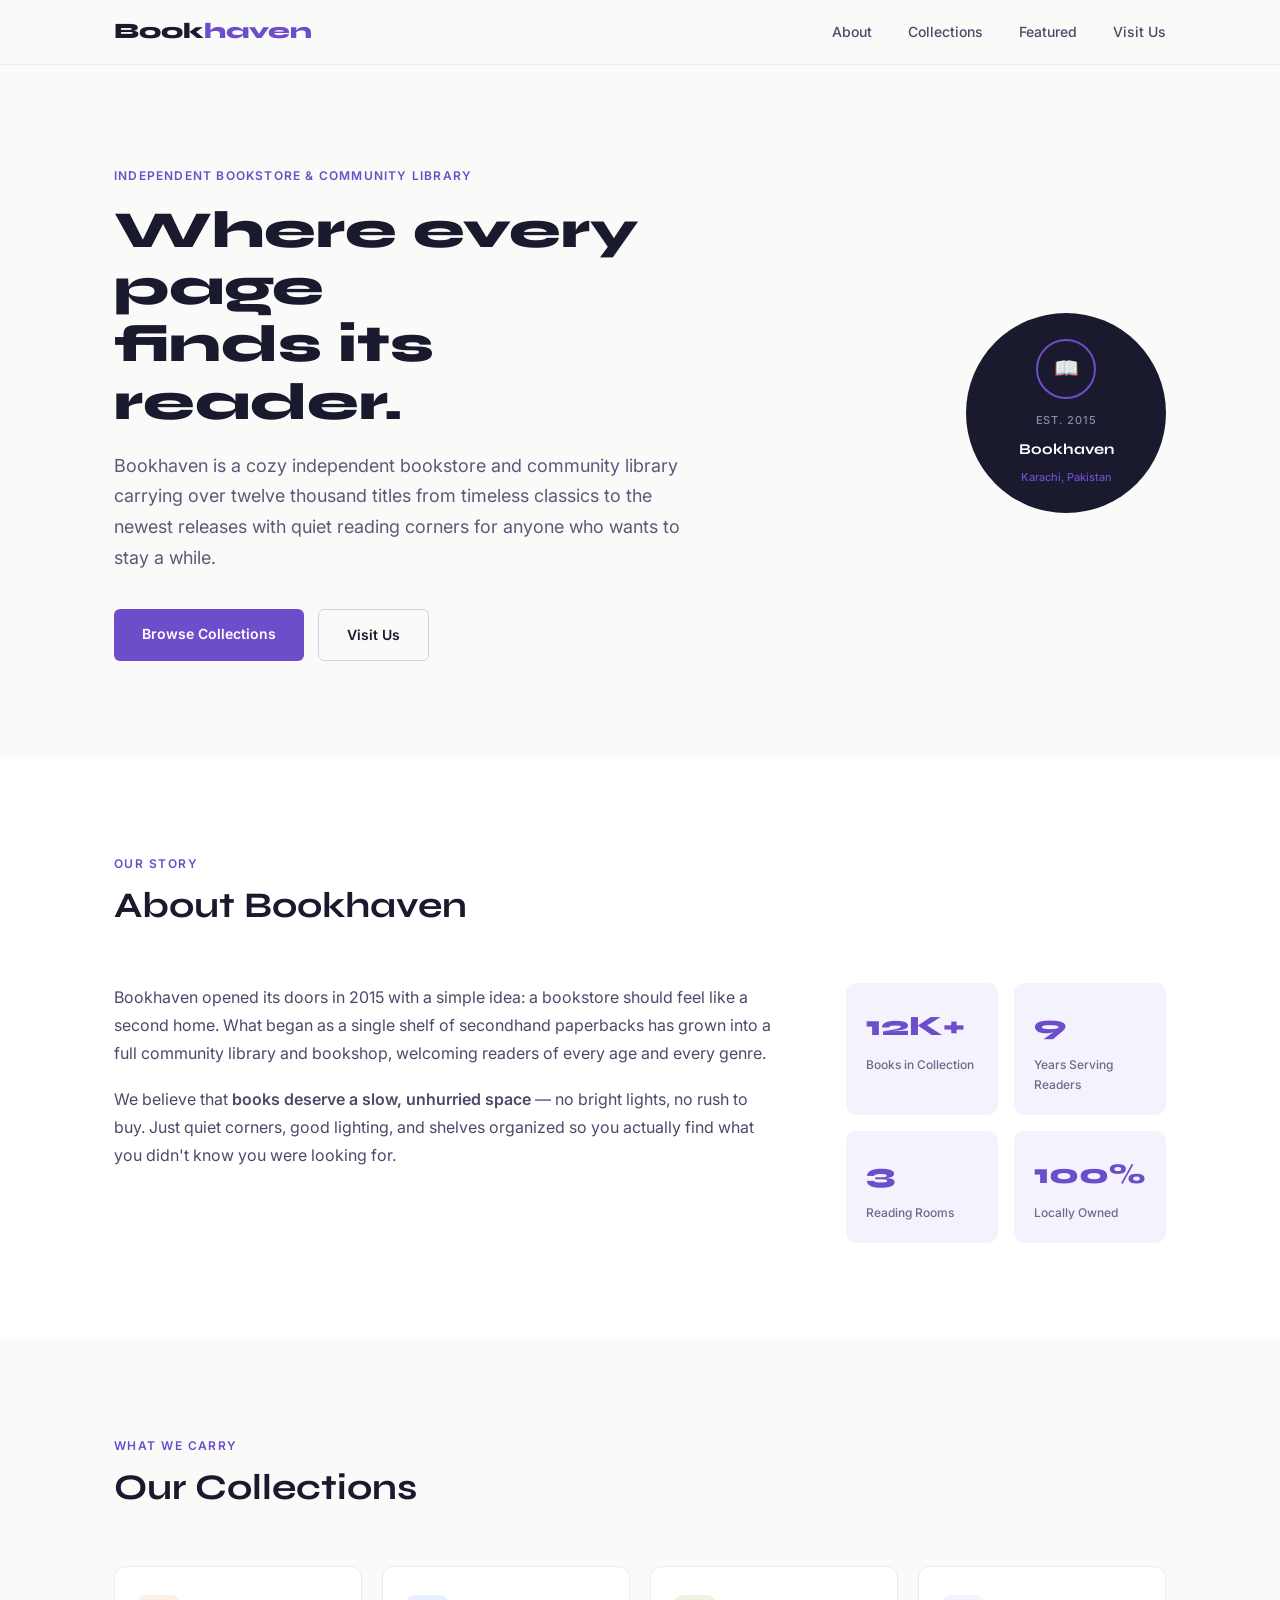
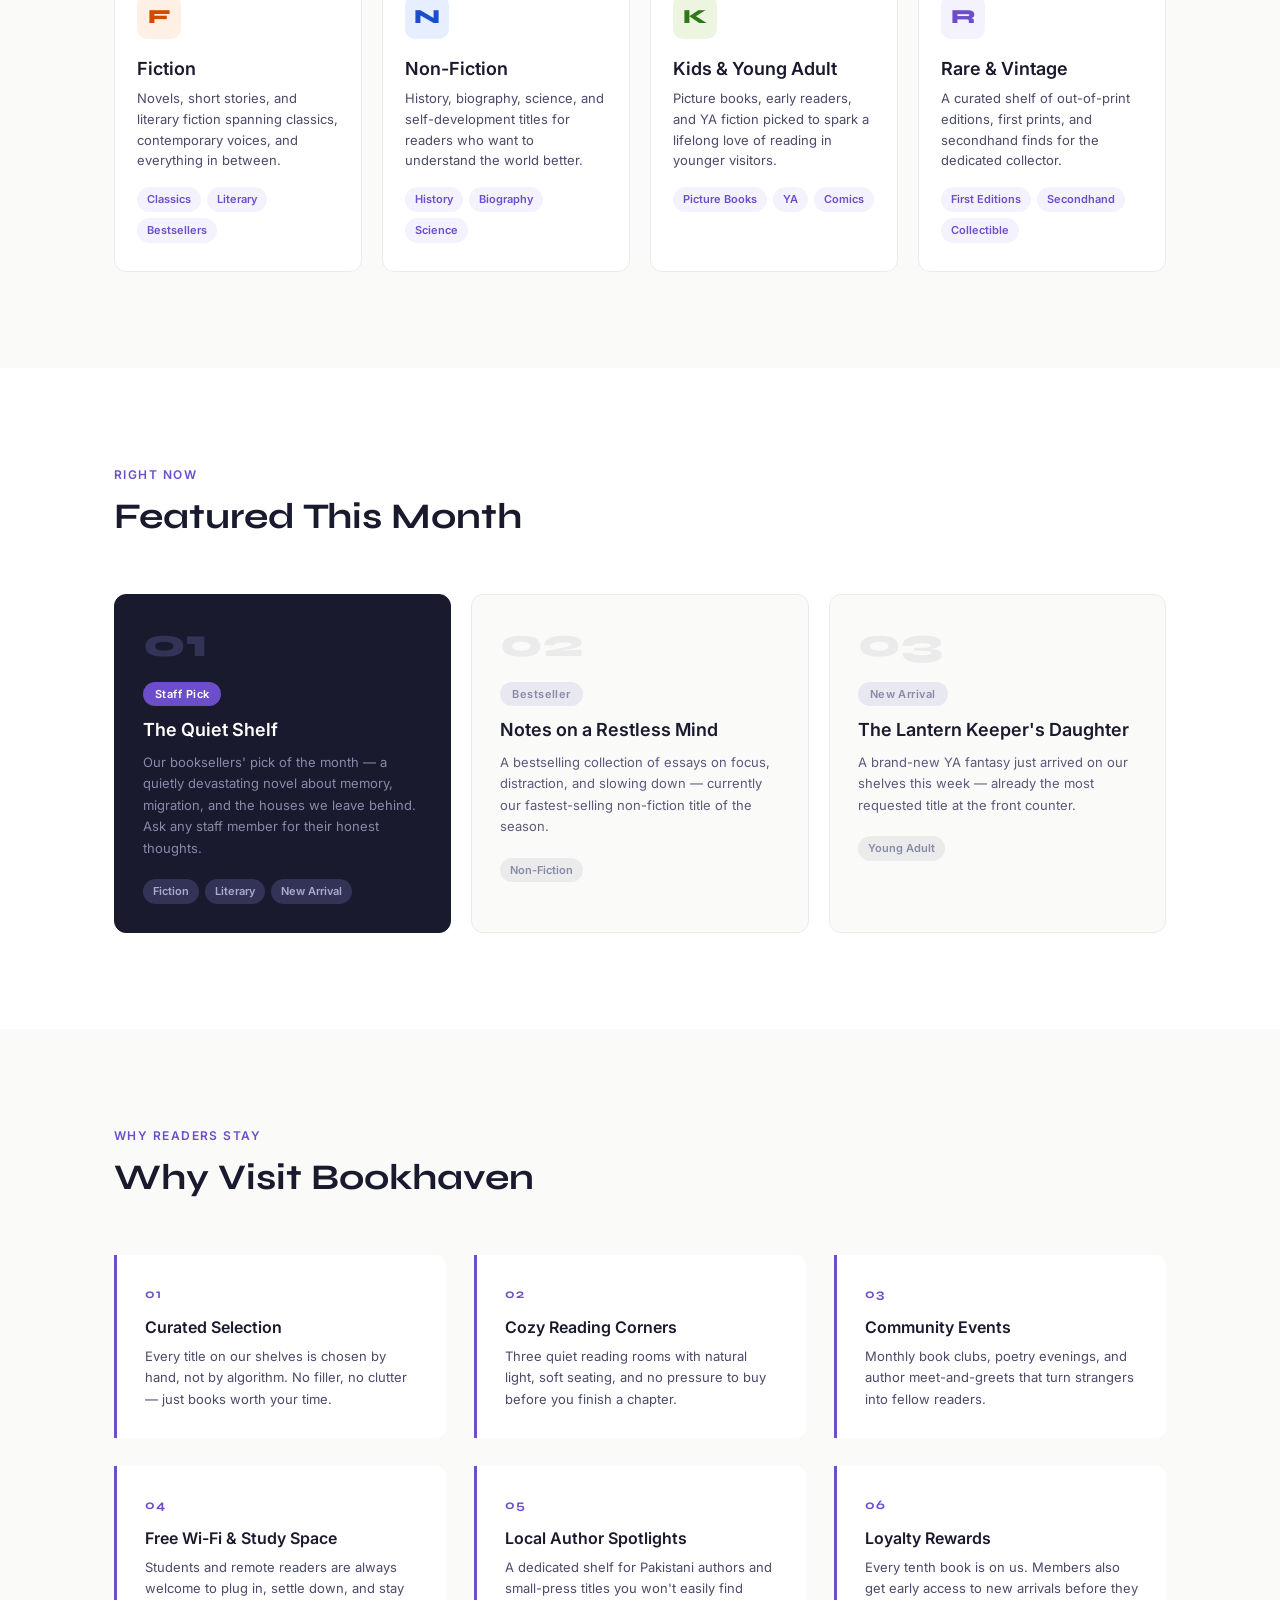
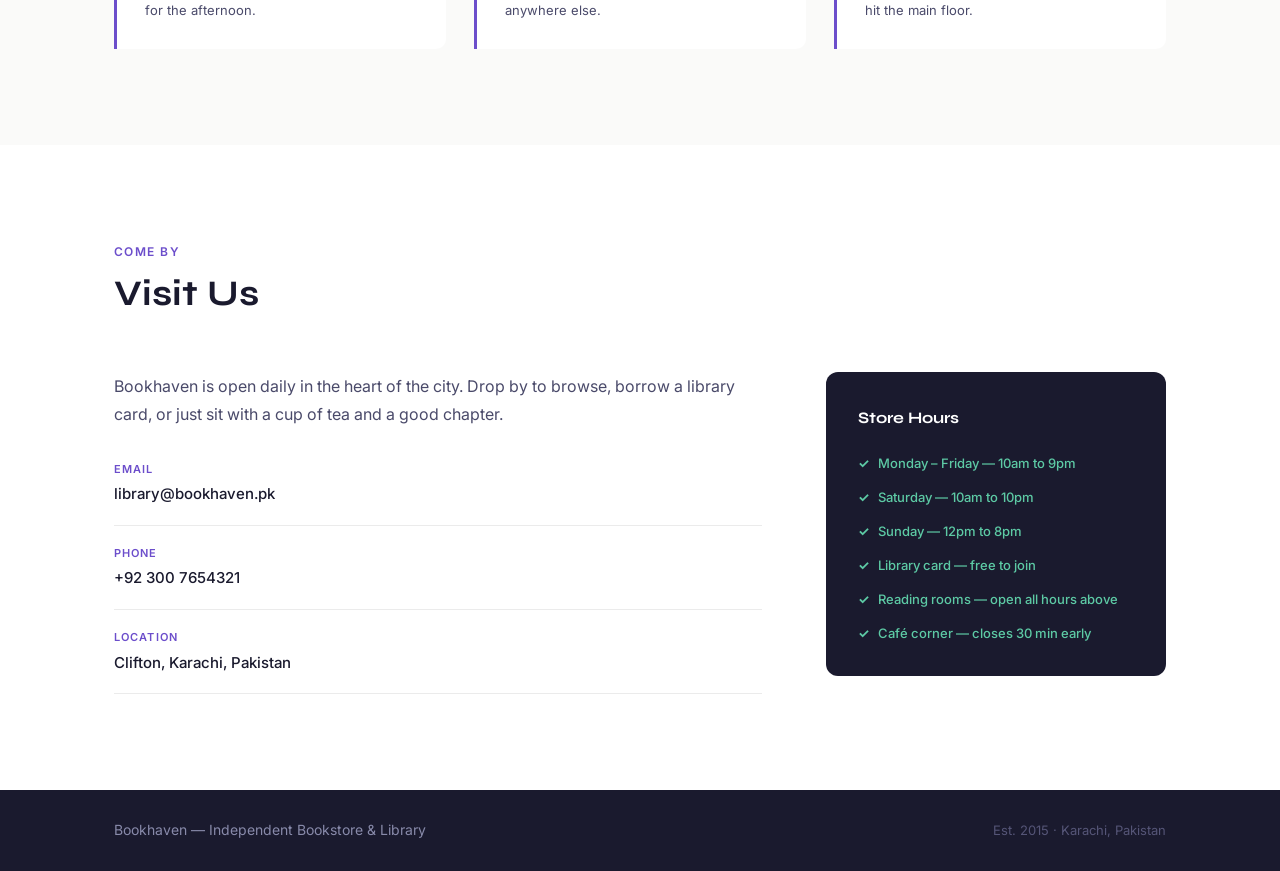
<file: Project-1/index.html>
<!DOCTYPE html>
<html lang="en">

<head>
  <meta charset="UTF-8">
  <meta name="viewport" content="width=device-width, initial-scale=1.0">
  <title>Bookhaven — Independent Bookstore &amp; Library</title>
  <link rel="stylesheet" href="style.css">
  <link href="https://fonts.googleapis.com/css2?family=Inter:wght@400;500;600&family=Syne:wght@700;800&display=swap" rel="stylesheet">
</head>

<body>

  <!-- HEADER & NAV -->
  <header class="site-header">
    <nav class="nav container">
      <a href="#" class="nav-logo">Book<span>haven</span></a>
      <ul class="nav-links">
        <li><a href="#about">About</a></li>
        <li><a href="#collections">Collections</a></li>
        <li><a href="#featured">Featured</a></li>
        <li><a href="#contact">Visit Us</a></li>
      </ul>
    </nav>
  </header>

  <main>

    <!-- HERO SECTION -->
    <section class="hero" id="home">
      <div class="container hero-inner">
        <div class="hero-text">
          <p class="hero-eyebrow">Independent Bookstore &amp; Community Library</p>
          <h1>Where every page<br>finds its reader.</h1>
          <p class="hero-sub">Bookhaven is a cozy independent bookstore and community library carrying over twelve thousand titles from timeless classics to the newest releases with quiet reading corners for anyone who wants to stay a while.</p>
          <div class="hero-actions">
            <a href="#collections" class="btn btn-primary">Browse Collections</a>
            <a href="#contact" class="btn btn-ghost">Visit Us</a>
          </div>
        </div>
        <div class="hero-badge-wrap">
          <div class="hero-badge">
            <div class="badge-ring">
              <span class="badge-icon">&#128214;</span>
            </div>
            <p class="badge-label">Est. 2015</p>
            <p class="badge-title">Bookhaven</p>
            <p class="badge-sub">Karachi, Pakistan</p>
          </div>
        </div>
      </div>
    </section>

    <!-- ABOUT SECTION -->
    <section class="about section-pad" id="about">
      <div class="container">
        <p class="section-eyebrow">Our story</p>
        <h2 class="section-title">About Bookhaven</h2>
        <div class="about-grid">
          <div class="about-text">
            <p>Bookhaven opened its doors in 2015 with a simple idea: a bookstore should feel like a second home. What began as a single shelf of secondhand paperbacks has grown into a full community library and bookshop, welcoming readers of every age and every genre.</p>
            <p>We believe that <strong>books deserve a slow, unhurried space</strong> — no bright lights, no rush to buy. Just quiet corners, good lighting, and shelves organized so you actually find what you didn't know you were looking for.</p>
          </div>
          <div class="about-stats">
            <div class="stat-card">
              <span class="stat-num">12K+</span>
              <span class="stat-label">Books in Collection</span>
            </div>
            <div class="stat-card">
              <span class="stat-num">9</span>
              <span class="stat-label">Years Serving Readers</span>
            </div>
            <div class="stat-card">
              <span class="stat-num">3</span>
              <span class="stat-label">Reading Rooms</span>
            </div>
            <div class="stat-card">
              <span class="stat-num">100%</span>
              <span class="stat-label">Locally Owned</span>
            </div>
          </div>
        </div>
      </div>
    </section>

    <!-- COLLECTIONS SECTION -->
    <section class="skills section-pad" id="collections">
      <div class="container">
        <p class="section-eyebrow">What we carry</p>
        <h2 class="section-title">Our Collections</h2>
        <div class="skills-grid">

          <div class="skill-card">
            <div class="skill-icon skill-icon--html">
              <span>F</span>
            </div>
            <h3>Fiction</h3>
            <p>Novels, short stories, and literary fiction spanning classics, contemporary voices, and everything in between.</p>
            <div class="skill-tags">
              <span class="tag">Classics</span>
              <span class="tag">Literary</span>
              <span class="tag">Bestsellers</span>
            </div>
          </div>

          <div class="skill-card">
            <div class="skill-icon skill-icon--css">
              <span>N</span>
            </div>
            <h3>Non-Fiction</h3>
            <p>History, biography, science, and self-development titles for readers who want to understand the world better.</p>
            <div class="skill-tags">
              <span class="tag">History</span>
              <span class="tag">Biography</span>
              <span class="tag">Science</span>
            </div>
          </div>

          <div class="skill-card">
            <div class="skill-icon skill-icon--design">
              <span>K</span>
            </div>
            <h3>Kids &amp; Young Adult</h3>
            <p>Picture books, early readers, and YA fiction picked to spark a lifelong love of reading in younger visitors.</p>
            <div class="skill-tags">
              <span class="tag">Picture Books</span>
              <span class="tag">YA</span>
              <span class="tag">Comics</span>
            </div>
          </div>

          <div class="skill-card">
            <div class="skill-icon skill-icon--tools">
              <span>R</span>
            </div>
            <h3>Rare &amp; Vintage</h3>
            <p>A curated shelf of out-of-print editions, first prints, and secondhand finds for the dedicated collector.</p>
            <div class="skill-tags">
              <span class="tag">First Editions</span>
              <span class="tag">Secondhand</span>
              <span class="tag">Collectible</span>
            </div>
          </div>

        </div>
      </div>
    </section>

    <!-- FEATURED BOOKS SECTION -->
    <section class="projects section-pad" id="featured">
      <div class="container">
        <p class="section-eyebrow">Right now</p>
        <h2 class="section-title">Featured This Month</h2>
        <div class="projects-grid">

          <article class="project-card project-card--featured">
            <div class="project-number">01</div>
            <div class="project-body">
              <span class="project-badge">Staff Pick</span>
              <h3>The Quiet Shelf</h3>
              <p>Our booksellers' pick of the month — a quietly devastating novel about memory, migration, and the houses we leave behind. Ask any staff member for their honest thoughts.</p>
              <div class="project-tech">
                <span>Fiction</span>
                <span>Literary</span>
                <span>New Arrival</span>
              </div>
            </div>
          </article>

          <article class="project-card">
            <div class="project-number">02</div>
            <div class="project-body">
              <span class="project-badge project-badge--locked">Bestseller</span>
              <h3>Notes on a Restless Mind</h3>
              <p>A bestselling collection of essays on focus, distraction, and slowing down — currently our fastest-selling non-fiction title of the season.</p>
              <div class="project-tech">
                <span>Non-Fiction</span>
              </div>
            </div>
          </article>

          <article class="project-card">
            <div class="project-number">03</div>
            <div class="project-body">
              <span class="project-badge project-badge--locked">New Arrival</span>
              <h3>The Lantern Keeper's Daughter</h3>
              <p>A brand-new YA fantasy just arrived on our shelves this week — already the most requested title at the front counter.</p>
              <div class="project-tech">
                <span>Young Adult</span>
              </div>
            </div>
          </article>

        </div>
      </div>
    </section>

    <!-- WHY VISIT SECTION -->
    <section class="learned section-pad">
      <div class="container">
        <p class="section-eyebrow">Why readers stay</p>
        <h2 class="section-title">Why Visit Bookhaven</h2>
        <div class="learned-grid">
          <div class="learned-item">
            <div class="learned-num">01</div>
            <h3>Curated Selection</h3>
            <p>Every title on our shelves is chosen by hand, not by algorithm. No filler, no clutter — just books worth your time.</p>
          </div>
          <div class="learned-item">
            <div class="learned-num">02</div>
            <h3>Cozy Reading Corners</h3>
            <p>Three quiet reading rooms with natural light, soft seating, and no pressure to buy before you finish a chapter.</p>
          </div>
          <div class="learned-item">
            <div class="learned-num">03</div>
            <h3>Community Events</h3>
            <p>Monthly book clubs, poetry evenings, and author meet-and-greets that turn strangers into fellow readers.</p>
          </div>
          <div class="learned-item">
            <div class="learned-num">04</div>
            <h3>Free Wi-Fi &amp; Study Space</h3>
            <p>Students and remote readers are always welcome to plug in, settle down, and stay for the afternoon.</p>
          </div>
          <div class="learned-item">
            <div class="learned-num">05</div>
            <h3>Local Author Spotlights</h3>
            <p>A dedicated shelf for Pakistani authors and small-press titles you won't easily find anywhere else.</p>
          </div>
          <div class="learned-item">
            <div class="learned-num">06</div>
            <h3>Loyalty Rewards</h3>
            <p>Every tenth book is on us. Members also get early access to new arrivals before they hit the main floor.</p>
          </div>
        </div>
      </div>
    </section>

    <!-- CONTACT / VISIT SECTION -->
    <section class="contact section-pad" id="contact">
      <div class="container">
        <p class="section-eyebrow">Come by</p>
        <h2 class="section-title">Visit Us</h2>
        <div class="contact-grid">
          <div class="contact-info">
            <p class="contact-desc">Bookhaven is open daily in the heart of the city. Drop by to browse, borrow a library card, or just sit with a cup of tea and a good chapter.</p>
            <div class="contact-items">
              <div class="contact-item">
                <span class="contact-label">Email</span>
                <span class="contact-val">library@bookhaven.pk</span>
              </div>
              <div class="contact-item">
                <span class="contact-label">Phone</span>
                <span class="contact-val">+92 300 7654321</span>
              </div>
              <div class="contact-item">
                <span class="contact-label">Location</span>
                <span class="contact-val">Clifton, Karachi, Pakistan</span>
              </div>
            </div>
          </div>
          <div class="contact-card">
            <p class="contact-card-title">Store Hours</p>
            <ul class="status-list">
              <li class="status-done">Monday – Friday — 10am to 9pm</li>
              <li class="status-done">Saturday — 10am to 10pm</li>
              <li class="status-done">Sunday — 12pm to 8pm</li>
              <li class="status-done">Library card — free to join</li>
              <li class="status-done">Reading rooms — open all hours above</li>
              <li class="status-done">Café corner — closes 30 min early</li>
            </ul>
          </div>
        </div>
      </div>
    </section>

  </main>

  <!-- FOOTER -->
  <footer class="site-footer">
    <div class="container footer-inner">
      <p class="footer-left">Bookhaven &mdash; Independent Bookstore &amp; Library</p>
      <p class="footer-right">Est. 2015 &middot; Karachi, Pakistan</p>
    </div>
  </footer>

</body>
</html>
</file>
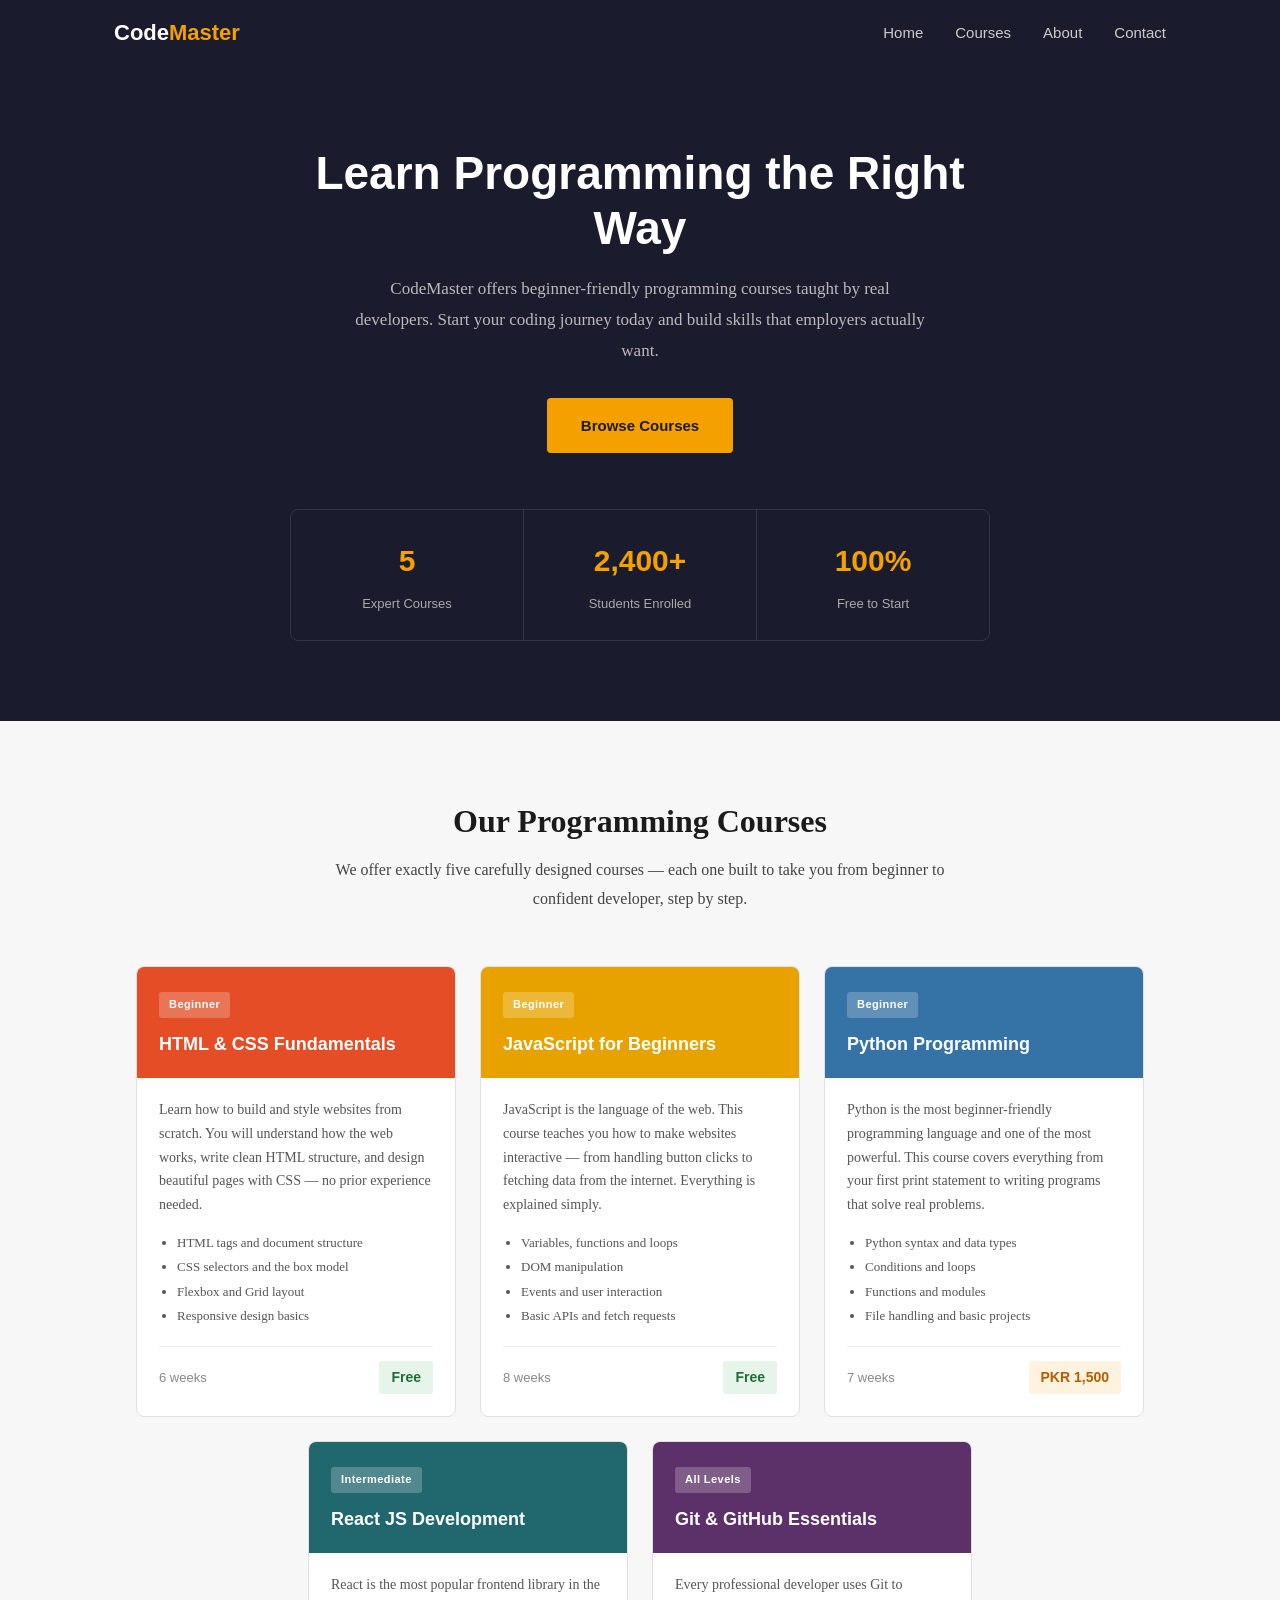
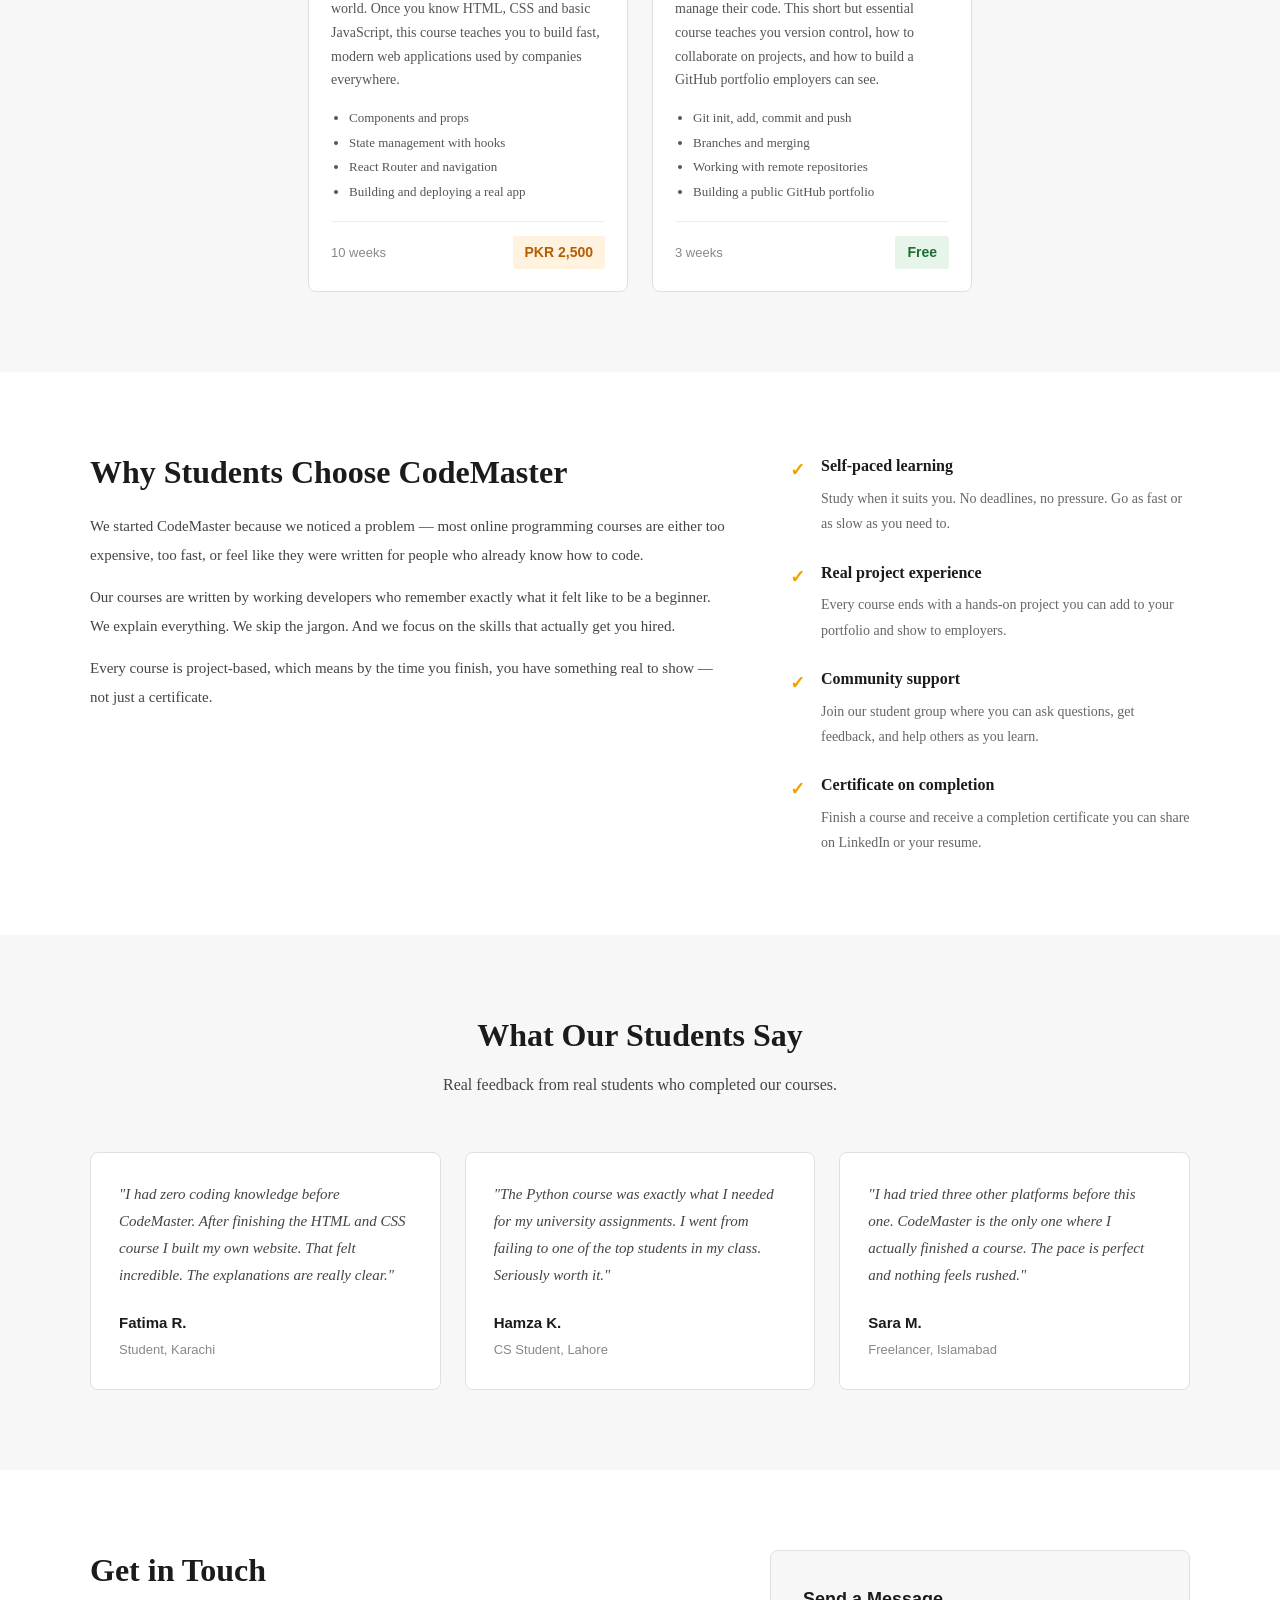
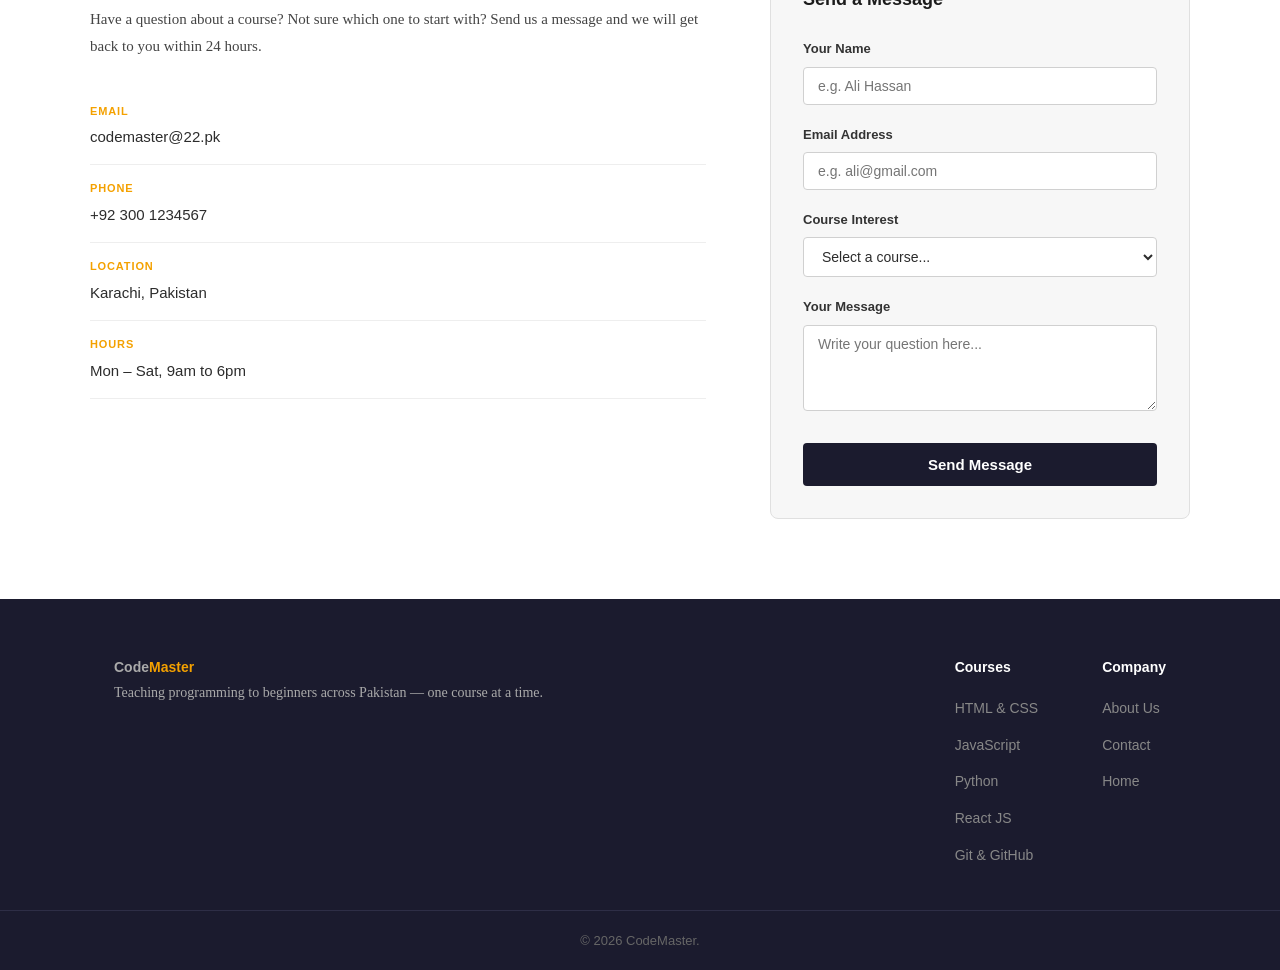
<file: Project-2/index.html>
<!DOCTYPE html>
<html lang="en">

<head>
  <meta charset="UTF-8">
  <meta name="viewport" content="width=device-width, initial-scale=1.0">
  <title>CodeMaster - Learn Programming Online</title>
  <link rel="stylesheet" href="style.css">
</head>

<body>

  <!-- NAVIGATION -->
  <header class="header">
    <nav class="nav">
      <a href="#home" class="logo">Code<span>Master</span></a>
      <ul class="nav-menu">
        <li><a href="#home">Home</a></li>
        <li><a href="#courses">Courses</a></li>
        <li><a href="#about">About</a></li>
        <li><a href="#contact">Contact</a></li>
      </ul>
    </nav>
  </header>

  <main>

    <!-- HERO SECTION -->
    <section class="hero" id="home">
      <div class="hero-content">
        <h1>Learn Programming the Right Way</h1>
        <p>CodeMaster offers beginner-friendly programming courses taught by real developers. Start your coding journey today and build skills that employers actually want.</p>
        <a href="#courses" class="btn-main">Browse Courses</a>
      </div>
      <div class="hero-banner">
        <div class="banner-box">
          <p class="banner-number">5</p>
          <p class="banner-text">Expert Courses</p>
        </div>
        <div class="banner-box">
          <p class="banner-number">2,400+</p>
          <p class="banner-text">Students Enrolled</p>
        </div>
        <div class="banner-box">
          <p class="banner-number">100%</p>
          <p class="banner-text">Free to Start</p>
        </div>
      </div>
    </section>

    <!-- COURSES SECTION -->
    <section class="courses" id="courses">
      <div class="section-header">
        <h2>Our Programming Courses</h2>
        <p>We offer exactly five carefully designed courses — each one built to take you from beginner to confident developer, step by step.</p>
      </div>

      <div class="courses-grid">

        <!-- Course 1 -->
        <article class="course-card">
          <div class="course-top course-html">
            <span class="course-tag">Beginner</span>
            <h3>HTML &amp; CSS Fundamentals</h3>
          </div>
          <div class="course-body">
            <p>Learn how to build and style websites from scratch. You will understand how the web works, write clean HTML structure, and design beautiful pages with CSS — no prior experience needed.</p>
            <ul class="course-topics">
              <li>HTML tags and document structure</li>
              <li>CSS selectors and the box model</li>
              <li>Flexbox and Grid layout</li>
              <li>Responsive design basics</li>
            </ul>
            <div class="course-footer">
              <span class="course-duration">6 weeks</span>
              <span class="course-price free">Free</span>
            </div>
          </div>
        </article>

        <!-- Course 2 -->
        <article class="course-card">
          <div class="course-top course-js">
            <span class="course-tag">Beginner</span>
            <h3>JavaScript for Beginners</h3>
          </div>
          <div class="course-body">
            <p>JavaScript is the language of the web. This course teaches you how to make websites interactive — from handling button clicks to fetching data from the internet. Everything is explained simply.</p>
            <ul class="course-topics">
              <li>Variables, functions and loops</li>
              <li>DOM manipulation</li>
              <li>Events and user interaction</li>
              <li>Basic APIs and fetch requests</li>
            </ul>
            <div class="course-footer">
              <span class="course-duration">8 weeks</span>
              <span class="course-price free">Free</span>
            </div>
          </div>
        </article>

        <!-- Course 3 -->
        <article class="course-card">
          <div class="course-top course-python">
            <span class="course-tag">Beginner</span>
            <h3>Python Programming</h3>
          </div>
          <div class="course-body">
            <p>Python is the most beginner-friendly programming language and one of the most powerful. This course covers everything from your first print statement to writing programs that solve real problems.</p>
            <ul class="course-topics">
              <li>Python syntax and data types</li>
              <li>Conditions and loops</li>
              <li>Functions and modules</li>
              <li>File handling and basic projects</li>
            </ul>
            <div class="course-footer">
              <span class="course-duration">7 weeks</span>
              <span class="course-price paid">PKR 1,500</span>
            </div>
          </div>
        </article>

        <!-- Course 4 -->
        <article class="course-card">
          <div class="course-top course-react">
            <span class="course-tag">Intermediate</span>
            <h3>React JS Development</h3>
          </div>
          <div class="course-body">
            <p>React is the most popular frontend library in the world. Once you know HTML, CSS and basic JavaScript, this course teaches you to build fast, modern web applications used by companies everywhere.</p>
            <ul class="course-topics">
              <li>Components and props</li>
              <li>State management with hooks</li>
              <li>React Router and navigation</li>
              <li>Building and deploying a real app</li>
            </ul>
            <div class="course-footer">
              <span class="course-duration">10 weeks</span>
              <span class="course-price paid">PKR 2,500</span>
            </div>
          </div>
        </article>

        <!-- Course 5 -->
        <article class="course-card">
          <div class="course-top course-git">
            <span class="course-tag">All Levels</span>
            <h3>Git &amp; GitHub Essentials</h3>
          </div>
          <div class="course-body">
            <p>Every professional developer uses Git to manage their code. This short but essential course teaches you version control, how to collaborate on projects, and how to build a GitHub portfolio employers can see.</p>
            <ul class="course-topics">
              <li>Git init, add, commit and push</li>
              <li>Branches and merging</li>
              <li>Working with remote repositories</li>
              <li>Building a public GitHub portfolio</li>
            </ul>
            <div class="course-footer">
              <span class="course-duration">3 weeks</span>
              <span class="course-price free">Free</span>
            </div>
          </div>
        </article>

      </div>
    </section>

    <!-- ABOUT SECTION -->
    <section class="about" id="about">
      <div class="about-grid">
        <div class="about-text">
          <h2>Why Students Choose CodeMaster</h2>
          <p>We started CodeMaster because we noticed a problem — most online programming courses are either too expensive, too fast, or feel like they were written for people who already know how to code.</p>
          <p>Our courses are written by working developers who remember exactly what it felt like to be a beginner. We explain everything. We skip the jargon. And we focus on the skills that actually get you hired.</p>
          <p>Every course is project-based, which means by the time you finish, you have something real to show — not just a certificate.</p>
        </div>
        <div class="about-points">
          <div class="point">
            <span class="point-icon">&#10003;</span>
            <div class="point-text">
              <h3>Self-paced learning</h3>
              <p>Study when it suits you. No deadlines, no pressure. Go as fast or as slow as you need to.</p>
            </div>
          </div>
          <div class="point">
            <span class="point-icon">&#10003;</span>
            <div class="point-text">
              <h3>Real project experience</h3>
              <p>Every course ends with a hands-on project you can add to your portfolio and show to employers.</p>
            </div>
          </div>
          <div class="point">
            <span class="point-icon">&#10003;</span>
            <div class="point-text">
              <h3>Community support</h3>
              <p>Join our student group where you can ask questions, get feedback, and help others as you learn.</p>
            </div>
          </div>
          <div class="point">
            <span class="point-icon">&#10003;</span>
            <div class="point-text">
              <h3>Certificate on completion</h3>
              <p>Finish a course and receive a completion certificate you can share on LinkedIn or your resume.</p>
            </div>
          </div>
        </div>
      </div>
    </section>

    <!-- TESTIMONIALS -->
    <section class="testimonials">
      <div class="section-header">
        <h2>What Our Students Say</h2>
        <p>Real feedback from real students who completed our courses.</p>
      </div>
      <div class="testimonials-grid">
        <div class="testimonial-card">
          <p class="testimonial-text">"I had zero coding knowledge before CodeMaster. After finishing the HTML and CSS course I built my own website. That felt incredible. The explanations are really clear."</p>
          <p class="testimonial-name">Fatima R.</p>
          <p class="testimonial-role">Student, Karachi</p>
        </div>
        <div class="testimonial-card">
          <p class="testimonial-text">"The Python course was exactly what I needed for my university assignments. I went from failing to one of the top students in my class. Seriously worth it."</p>
          <p class="testimonial-name">Hamza K.</p>
          <p class="testimonial-role">CS Student, Lahore</p>
        </div>
        <div class="testimonial-card">
          <p class="testimonial-text">"I had tried three other platforms before this one. CodeMaster is the only one where I actually finished a course. The pace is perfect and nothing feels rushed."</p>
          <p class="testimonial-name">Sara M.</p>
          <p class="testimonial-role">Freelancer, Islamabad</p>
        </div>
      </div>
    </section>

    <!-- CONTACT SECTION -->
    <section class="contact" id="contact">
      <div class="contact-grid">
        <div class="contact-info">
          <h2>Get in Touch</h2>
          <p>Have a question about a course? Not sure which one to start with? Send us a message and we will get back to you within 24 hours.</p>
          <div class="contact-details">
            <div class="contact-item">
              <span class="contact-label">Email</span>
              <span class="contact-value">codemaster@22.pk</span>
            </div>
            <div class="contact-item">
              <span class="contact-label">Phone</span>
              <span class="contact-value">+92 300 1234567</span>
            </div>
            <div class="contact-item">
              <span class="contact-label">Location</span>
              <span class="contact-value">Karachi, Pakistan</span>
            </div>
            <div class="contact-item">
              <span class="contact-label">Hours</span>
              <span class="contact-value">Mon – Sat, 9am to 6pm</span>
            </div>
          </div>
        </div>
        <div class="contact-form-area">
          <h3>Send a Message</h3>
          <div class="form-group">
            <label for="name">Your Name</label>
            <input type="text" id="name" placeholder="e.g. Ali Hassan">
          </div>
          <div class="form-group">
            <label for="email">Email Address</label>
            <input type="email" id="email" placeholder="e.g. ali@gmail.com">
          </div>
          <div class="form-group">
            <label for="course">Course Interest</label>
            <select id="course">
              <option value="">Select a course...</option>
              <option value="html">HTML &amp; CSS Fundamentals</option>
              <option value="js">JavaScript for Beginners</option>
              <option value="python">Python Programming</option>
              <option value="react">React JS Development</option>
              <option value="git">Git &amp; GitHub Essentials</option>
            </select>
          </div>
          <div class="form-group">
            <label for="message">Your Message</label>
            <textarea id="message" rows="4" placeholder="Write your question here..."></textarea>
          </div>
          <button class="btn-submit">Send Message</button>
        </div>
      </div>
    </section>

  </main>

  <!-- FOOTER -->
  <footer class="footer">
    <div class="footer-top">
      <div class="footer-brand">
        <p class="footer-logo">Code<span>Master</span></p>
        <p>Teaching programming to beginners across Pakistan — one course at a time.</p>
      </div>
      <div class="footer-links">
        <h4>Courses</h4>
        <ul>
          <li><a href="#courses">HTML &amp; CSS</a></li>
          <li><a href="#courses">JavaScript</a></li>
          <li><a href="#courses">Python</a></li>
          <li><a href="#courses">React JS</a></li>
          <li><a href="#courses">Git &amp; GitHub</a></li>
        </ul>
      </div>
      <div class="footer-links">
        <h4>Company</h4>
        <ul>
          <li><a href="#about">About Us</a></li>
          <li><a href="#contact">Contact</a></li>
          <li><a href="#home">Home</a></li>
        </ul>
      </div>
    </div>
    <div class="footer-bottom">
      <p>&copy; 2026 CodeMaster.</p>
    </div>
  </footer>

</body>
</html>
</file>
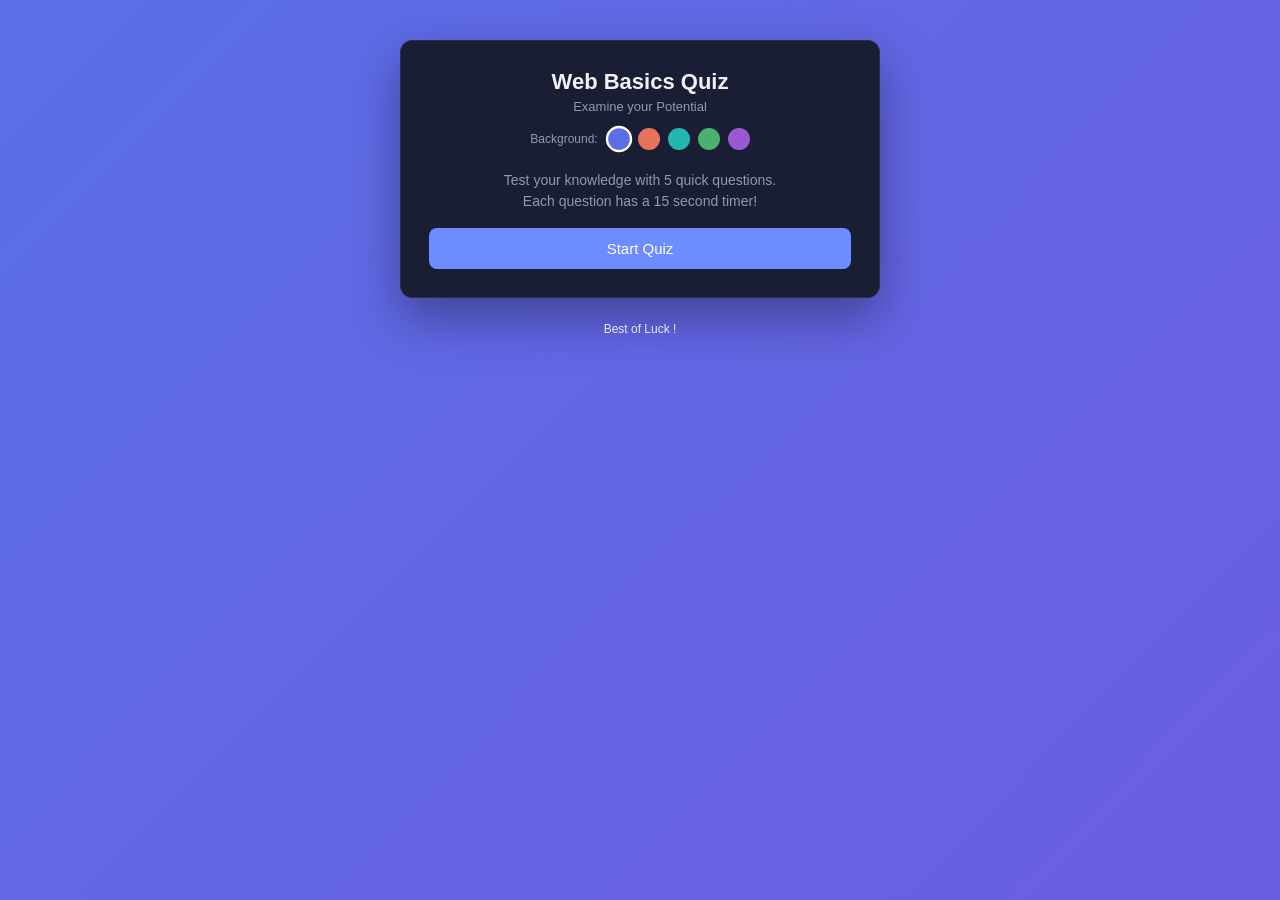
<file: Project-3/index.html>
<!DOCTYPE html>
<html lang="en">
<head>
  <meta charset="UTF-8">
  <meta name="viewport" content="width=device-width, initial-scale=1.0">
  <title>Interactive Quiz App | Project 3 - DecodeLabs</title>
  <link rel="stylesheet" href="style.css">
</head>
<body>

  <canvas id="confettiCanvas"></canvas>

  <div class="app">

    <header class="app-header">
      <h1>Web Basics Quiz</h1>
      <p>Examine your Potential</p>

      <div class="theme-picker" id="themePicker">
        <span class="theme-label">Background:</span>
        <button class="swatch js-theme-swatch" data-theme="indigo" style="background:#5b6ee8" aria-label="Indigo theme"></button>
        <button class="swatch js-theme-swatch" data-theme="sunset" style="background:#e8735b" aria-label="Sunset theme"></button>
        <button class="swatch js-theme-swatch" data-theme="ocean" style="background:#22b8b0" aria-label="Ocean theme"></button>
        <button class="swatch js-theme-swatch" data-theme="forest" style="background:#4caf6e" aria-label="Forest theme"></button>
        <button class="swatch js-theme-swatch" data-theme="grape" style="background:#9b59d0" aria-label="Grape theme"></button>
      </div>
    </header>

    <!-- ===== START SCREEN ===== -->
    <section id="startScreen" class="screen">
      <p class="screen-text">Test your knowledge with 5 quick questions.<br>Each question has a 15 second timer!</p>
      <button id="startBtn" class="btn btn-primary js-start-btn">Start Quiz</button>
    </section>

    <!-- ===== QUIZ SCREEN ===== -->
    <section id="quizScreen" class="screen is-hidden">

      <div class="progress-bar">
        <div id="progressFill" class="progress-fill"></div>
      </div>

      <div class="quiz-meta">
        <span id="questionCounter">Question 1 / 5</span>
        <span id="scoreDisplay">Score: 0</span>
      </div>

      <div class="timer-row">
        <div class="timer-bar">
          <div id="timerFill" class="timer-fill"></div>
        </div>
        <span id="timerText">15s</span>
      </div>

      <h2 id="questionText" class="question-text">Question goes here</h2>

      <div id="optionsList" class="options-list">
        <!-- Option buttons injected by JavaScript -->
      </div>

      <button id="nextBtn" class="btn btn-secondary js-next-btn is-hidden">Next Question →</button>
    </section>

    <!-- ===== RESULT SCREEN ===== -->
    <section id="resultScreen" class="screen is-hidden">
      <h2 id="resultTitle">Quiz Complete!</h2>
      <p id="resultScore" class="result-score">You scored 0 / 5</p>
      <p id="resultMessage" class="screen-text"></p>
      <button id="restartBtn" class="btn btn-primary js-restart-btn">Try Again</button>
    </section>

  </div>

  <footer>Best of Luck !</footer>

  <script src="script.js"></script>
</body>
</html>
</file>
<file: Project-1/style.css>
* {
  margin: 0;
  padding: 0;
  box-sizing: border-box;
}

html {
  scroll-behavior: smooth;
}

body {
  font-family: 'Inter', Arial, sans-serif;
  font-size: 16px;
  line-height: 1.7;
  color: #1a1a2e;
  background-color: #fafaf9;
}

img {
  max-width: 100%;
  display: block;
}

a {
  text-decoration: none;
  color: inherit;
}

ul {
  list-style: none;
}

strong {
  font-weight: 600;
}

h1 {
  font-family: 'Syne', Arial, sans-serif;
  font-size: 52px;
  font-weight: 800;
  line-height: 1.1;
  color: #1a1a2e;
}

h2 {
  font-family: 'Syne', Arial, sans-serif;
  font-size: 36px;
  font-weight: 700;
  line-height: 1.2;
  color: #1a1a2e;
}

h3 {
  font-size: 18px;
  font-weight: 600;
  line-height: 1.3;
  color: #1a1a2e;
  margin-bottom: 10px;
}

p {
  color: #4a4a6a;
  line-height: 1.75;
}

.container {
  max-width: 1100px;
  margin: 0 auto;
  padding: 0 24px;
}

.section-pad {
  padding: 96px 0;
}

.section-eyebrow {
  font-size: 12px;
  font-weight: 600;
  letter-spacing: 0.12em;
  text-transform: uppercase;
  color: #6c4ecb;
  margin-bottom: 10px;
}

.section-title {
  margin-bottom: 56px;
}

.site-header {
  position: sticky;
  top: 0;
  z-index: 100;
  background-color: #fafaf9;
  border-bottom: 1px solid #ebebeb;
  padding: 0;
}

.nav {
  display: flex;
  align-items: center;
  justify-content: space-between;
  height: 64px;
}

.nav-logo {
  font-family: 'Syne', Arial, sans-serif;
  font-size: 22px;
  font-weight: 800;
  color: #1a1a2e;
}

.nav-logo span {
  color: #6c4ecb;
}

.nav-links {
  display: flex;
  gap: 36px;
}

.nav-links a {
  font-size: 14px;
  font-weight: 500;
  color: #4a4a6a;
  transition: color 0.2s;
}

.nav-links a:hover {
  color: #6c4ecb;
}

.btn {
  display: inline-block;
  padding: 13px 28px;
  border-radius: 6px;
  font-size: 14px;
  font-weight: 600;
  cursor: pointer;
  transition: opacity 0.2s;
}

.btn:hover {
  opacity: 0.85;
}

.btn-primary {
  background-color: #6c4ecb;
  color: #ffffff;
}

.btn-ghost {
  border: 1.5px solid #d0d0e8;
  color: #1a1a2e;
}

.hero {
  padding: 100px 0 96px;
  background-color: #fafaf9;
}

.hero-inner {
  display: flex;
  align-items: center;
  justify-content: space-between;
  gap: 48px;
}

.hero-text {
  max-width: 580px;
}

.hero-eyebrow {
  font-size: 12px;
  font-weight: 600;
  letter-spacing: 0.1em;
  text-transform: uppercase;
  color: #6c4ecb;
  margin-bottom: 16px;
}

.hero-sub {
  font-size: 18px;
  color: #5a5a7a;
  margin-top: 20px;
  margin-bottom: 36px;
  line-height: 1.7;
}

.hero-actions {
  display: flex;
  gap: 14px;
  flex-wrap: wrap;
}

.hero-badge-wrap {
  flex-shrink: 0;
}

.hero-badge {
  width: 200px;
  height: 200px;
  border-radius: 50%;
  background-color: #1a1a2e;
  display: flex;
  flex-direction: column;
  align-items: center;
  justify-content: center;
  text-align: center;
  gap: 6px;
}

.badge-ring {
  width: 60px;
  height: 60px;
  border-radius: 50%;
  border: 2px solid #6c4ecb;
  display: flex;
  align-items: center;
  justify-content: center;
  margin-bottom: 6px;
}

.badge-icon {
  font-family: 'Syne', monospace;
  font-size: 20px;
  font-weight: 700;
  color: #6c4ecb;
}

.badge-label {
  font-size: 11px;
  font-weight: 500;
  color: #888aaa;
  letter-spacing: 0.08em;
  text-transform: uppercase;
}

.badge-title {
  font-family: 'Syne', Arial, sans-serif;
  font-size: 15px;
  font-weight: 700;
  color: #ffffff;
}

.badge-sub {
  font-size: 11px;
  color: #6c4ecb;
  font-weight: 500;
}

.about {
  background-color: #ffffff;
}

.about-grid {
  display: flex;
  gap: 64px;
  align-items: flex-start;
}

.about-text {
  flex: 1;
}

.about-text p {
  margin-bottom: 18px;
  font-size: 16px;
}

.about-stats {
  display: grid;
  grid-template-columns: 1fr 1fr;
  gap: 16px;
  flex-shrink: 0;
  width: 320px;
}

.stat-card {
  background-color: #f4f2fd;
  border-radius: 10px;
  padding: 20px;
  display: flex;
  flex-direction: column;
  gap: 4px;
}

.stat-num {
  font-family: 'Syne', Arial, sans-serif;
  font-size: 28px;
  font-weight: 800;
  color: #6c4ecb;
}

.stat-label {
  font-size: 12px;
  color: #6a6a8a;
  font-weight: 500;
}

.skills {
  background-color: #fafaf9;
}

.skills-grid {
  display: grid;
  grid-template-columns: repeat(4, 1fr);
  gap: 20px;
}

.skill-card {
  background-color: #ffffff;
  border: 1px solid #ebebeb;
  border-radius: 12px;
  padding: 28px 22px;
}

.skill-icon {
  width: 44px;
  height: 44px;
  border-radius: 10px;
  display: flex;
  align-items: center;
  justify-content: center;
  font-family: 'Syne', Arial, sans-serif;
  font-size: 20px;
  font-weight: 800;
  margin-bottom: 18px;
}

.skill-icon--html {
  background-color: #fff0e6;
  color: #d04a00;
}

.skill-icon--css {
  background-color: #e6eeff;
  color: #1a4ecb;
}

.skill-icon--design {
  background-color: #edf5e1;
  color: #2d7a1a;
}

.skill-icon--tools {
  background-color: #f4f2fd;
  color: #6c4ecb;
}

.skill-card h3 {
  margin-bottom: 8px;
}

.skill-card p {
  font-size: 13px;
  line-height: 1.6;
  margin-bottom: 16px;
}

.skill-tags {
  display: flex;
  flex-wrap: wrap;
  gap: 6px;
}

.tag {
  font-size: 11px;
  font-weight: 600;
  color: #6c4ecb;
  background-color: #f4f2fd;
  padding: 3px 10px;
  border-radius: 999px;
}

.projects {
  background-color: #ffffff;
}

.projects-grid {
  display: grid;
  grid-template-columns: 1fr 1fr 1fr;
  gap: 20px;
}

.project-card {
  border: 1px solid #ebebeb;
  border-radius: 12px;
  padding: 28px;
  background-color: #fafaf9;
}

.project-card--featured {
  background-color: #1a1a2e;
  border-color: #1a1a2e;
  grid-column: 1;
}

.project-number {
  font-family: 'Syne', Arial, sans-serif;
  font-size: 40px;
  font-weight: 800;
  color: #ebebeb;
  line-height: 1;
  margin-bottom: 16px;
}

.project-card--featured .project-number {
  color: #333358;
}

.project-badge {
  display: inline-block;
  font-size: 11px;
  font-weight: 600;
  background-color: #6c4ecb;
  color: #ffffff;
  padding: 3px 12px;
  border-radius: 999px;
  margin-bottom: 12px;
  letter-spacing: 0.04em;
}

.project-badge--locked {
  background-color: #e8e8f0;
  color: #888aaa;
}

.project-body h3 {
  color: #1a1a2e;
  margin-bottom: 10px;
}

.project-card--featured .project-body h3 {
  color: #ffffff;
}

.project-body p {
  font-size: 13px;
  line-height: 1.65;
  color: #5a5a7a;
}

.project-card--featured .project-body p {
  color: #888aaa;
}

.project-tech {
  display: flex;
  flex-wrap: wrap;
  gap: 6px;
  margin-top: 20px;
}

.project-tech span {
  font-size: 11px;
  font-weight: 600;
  background-color: #333358;
  color: #aaaacc;
  padding: 3px 10px;
  border-radius: 999px;
}

.project-card:not(.project-card--featured) .project-tech span {
  background-color: #ebebeb;
  color: #888aaa;
}


/* ============================================
   10. LEARNED SECTION
   ============================================ */

.learned {
  background-color: #fafaf9;
}

.learned-grid {
  display: grid;
  grid-template-columns: repeat(3, 1fr);
  gap: 28px;
}

.learned-item {
  padding: 28px;
  border-left: 3px solid #6c4ecb;
  background-color: #ffffff;
  border-radius: 0 10px 10px 0;
}

.learned-num {
  font-family: 'Syne', Arial, sans-serif;
  font-size: 13px;
  font-weight: 700;
  color: #6c4ecb;
  margin-bottom: 12px;
  letter-spacing: 0.06em;
}

.learned-item h3 {
  font-size: 16px;
  margin-bottom: 8px;
}

.learned-item p {
  font-size: 13px;
  line-height: 1.65;
}

.contact {
  background-color: #ffffff;
}

.contact-grid {
  display: flex;
  gap: 64px;
  align-items: flex-start;
}

.contact-info {
  flex: 1;
}

.contact-desc {
  font-size: 16px;
  margin-bottom: 32px;
}

.contact-items {
  display: flex;
  flex-direction: column;
  gap: 18px;
}

.contact-item {
  display: flex;
  flex-direction: column;
  gap: 3px;
  padding-bottom: 18px;
  border-bottom: 1px solid #ebebeb;
}

.contact-label {
  font-size: 11px;
  font-weight: 600;
  text-transform: uppercase;
  letter-spacing: 0.1em;
  color: #6c4ecb;
}

.contact-val {
  font-size: 15px;
  color: #1a1a2e;
  font-weight: 500;
}

.contact-card {
  width: 340px;
  flex-shrink: 0;
  background-color: #1a1a2e;
  border-radius: 12px;
  padding: 32px;
}

.contact-card-title {
  font-family: 'Syne', Arial, sans-serif;
  font-size: 16px;
  font-weight: 700;
  color: #ffffff;
  margin-bottom: 20px;
}

.status-list {
  display: flex;
  flex-direction: column;
  gap: 12px;
}

.status-list li {
  font-size: 13px;
  font-weight: 500;
  padding-left: 20px;
  position: relative;
  color: #888aaa;
}

.status-done {
  color: #5dcaa5 !important;
}

.status-done::before {
  content: '✓';
  position: absolute;
  left: 0;
  color: #5dcaa5;
  font-weight: 700;
}

.status-list li:not(.status-done)::before {
  content: '○';
  position: absolute;
  left: 0;
  color: #555577;
}

.site-footer {
  background-color: #1a1a2e;
  padding: 28px 0;
}

.footer-inner {
  display: flex;
  align-items: center;
  justify-content: space-between;
}

.footer-left {
  font-size: 14px;
  color: #888aaa;
}

.footer-right {
  font-size: 13px;
  color: #555577;
}
@media (max-width: 900px) {

  h1 {
    font-size: 38px;
  }

  h2 {
    font-size: 28px;
  }

  .hero-inner {
    flex-direction: column;
    text-align: center;
  }

  .hero-actions {
    justify-content: center;
  }

  .hero-badge {
    width: 160px;
    height: 160px;
  }

  .about-grid {
    flex-direction: column;
    gap: 40px;
  }

  .about-stats {
    width: 100%;
  }

  .skills-grid {
    grid-template-columns: repeat(2, 1fr);
  }

  .projects-grid {
    grid-template-columns: 1fr;
  }

  .project-card--featured {
    grid-column: 1;
  }

  .learned-grid {
    grid-template-columns: repeat(2, 1fr);
  }

  .contact-grid {
    flex-direction: column;
    gap: 40px;
  }

  .contact-card {
    width: 100%;
  }

}

@media (max-width: 600px) {

  h1 {
    font-size: 30px;
  }

  .section-pad {
    padding: 64px 0;
  }

  .nav-links {
    gap: 20px;
  }

  .skills-grid {
    grid-template-columns: 1fr;
  }

  .learned-grid {
    grid-template-columns: 1fr;
  }

  .footer-inner {
    flex-direction: column;
    gap: 8px;
    text-align: center;
  }

}
</file>
<file: Project-2/style.css>
* {
  margin: 0;
  padding: 0;
  box-sizing: border-box;
}

html {
  scroll-behavior: smooth;
}

body {
  font-family: Georgia, 'Times New Roman', serif;
  font-size: 16px;
  line-height: 1.8;
  color: #2c2c2c;
  background-color: #ffffff;
}

a {
  text-decoration: none;
  color: inherit;
}

ul {
  list-style: none;
}

img {
  max-width: 100%;
  display: block;
}

h1 {
  font-size: 44px;
  font-weight: bold;
  line-height: 1.2;
  color: #1b1b1b;
  margin-bottom: 20px;
}

h2 {
  font-size: 32px;
  font-weight: bold;
  line-height: 1.3;
  color: #1b1b1b;
  margin-bottom: 14px;
}

h3 {
  font-size: 18px;
  font-weight: bold;
  color: #1b1b1b;
  margin-bottom: 10px;
}

h4 {
  font-size: 15px;
  font-weight: bold;
  color: #1b1b1b;
  margin-bottom: 12px;
}

p {
  color: #444444;
  margin-bottom: 14px;
}

p:last-child {
  margin-bottom: 0;
}

.section-header {
  text-align: center;
  max-width: 640px;
  margin: 0 auto 52px auto;
}

.header {
  background-color: #1b1b2e;
  position: sticky;
  top: 0;
  z-index: 999;
}

.nav {
  max-width: 1100px;
  margin: 0 auto;
  padding: 0 24px;
  height: 66px;
  display: flex;
  align-items: center;
  justify-content: space-between;
}

.logo {
  font-size: 22px;
  font-weight: bold;
  color: #ffffff;
  font-family: Arial, sans-serif;
}

.logo span {
  color: #f4a100;
}

.nav-menu {
  display: flex;
  gap: 32px;
}

.nav-menu a {
  color: #cccccc;
  font-size: 15px;
  font-family: Arial, sans-serif;
  font-weight: 500;
}

.nav-menu a:hover {
  color: #f4a100;
}

.hero {
  background-color: #1b1b2e;
  padding: 80px 24px;
}

.hero-content {
  max-width: 1100px;
  margin: 0 auto;
  text-align: center;
}

.hero-content h1 {
  color: #ffffff;
  font-size: 46px;
  font-family: Arial, sans-serif;
  max-width: 700px;
  margin: 0 auto 18px auto;
}

.hero-content p {
  color: #bbbbbb;
  font-size: 17px;
  max-width: 580px;
  margin: 0 auto 32px auto;
}

.btn-main {
  display: inline-block;
  background-color: #f4a100;
  color: #1b1b1b;
  padding: 14px 34px;
  border-radius: 4px;
  font-size: 15px;
  font-weight: bold;
  font-family: Arial, sans-serif;
}

.btn-main:hover {
  background-color: #e09500;
}

.hero-banner {
  max-width: 700px;
  margin: 56px auto 0 auto;
  display: flex;
  justify-content: center;
  gap: 0;
  border: 1px solid #33334a;
  border-radius: 8px;
  overflow: hidden;
}

.banner-box {
  flex: 1;
  padding: 24px 16px;
  text-align: center;
  border-right: 1px solid #33334a;
}

.banner-box:last-child {
  border-right: none;
}

.banner-number {
  font-size: 30px;
  font-weight: bold;
  color: #f4a100;
  font-family: Arial, sans-serif;
  margin-bottom: 4px;
}

.banner-text {
  font-size: 13px;
  color: #aaaaaa;
  font-family: Arial, sans-serif;
  margin-bottom: 0;
}

.courses {
  padding: 80px 24px;
  background-color: #f7f7f7;
}

.courses-grid {
  max-width: 1100px;
  margin: 0 auto;
  display: flex;
  flex-wrap: wrap;
  gap: 24px;
  justify-content: center;
}

.course-card {
  background-color: #ffffff;
  border: 1px solid #e0e0e0;
  border-radius: 8px;
  width: 320px;
  overflow: hidden;
}

.course-top {
  padding: 22px 22px 18px 22px;
}

.course-top h3 {
  color: #ffffff;
  font-family: Arial, sans-serif;
  margin-bottom: 0;
}

.course-tag {
  display: inline-block;
  background-color: rgba(255, 255, 255, 0.22);
  color: #ffffff;
  font-size: 11px;
  font-family: Arial, sans-serif;
  font-weight: bold;
  padding: 3px 10px;
  border-radius: 3px;
  margin-bottom: 10px;
  letter-spacing: 0.04em;
}

.course-html    { background-color: #e44d26; }
.course-js      { background-color: #e8a200; }
.course-python  { background-color: #3572a5; }
.course-react   { background-color: #20686e; }
.course-git     { background-color: #5c3068; }

.course-body {
  padding: 20px 22px 22px 22px;
}

.course-body p {
  font-size: 14px;
  line-height: 1.7;
  color: #555555;
  margin-bottom: 16px;
}

.course-topics {
  list-style: disc;
  padding-left: 18px;
  margin-bottom: 20px;
}

.course-topics li {
  font-size: 13px;
  color: #555555;
  margin-bottom: 5px;
  line-height: 1.5;
}

.course-footer {
  display: flex;
  align-items: center;
  justify-content: space-between;
  border-top: 1px solid #eeeeee;
  padding-top: 14px;
}

.course-duration {
  font-size: 13px;
  color: #888888;
  font-family: Arial, sans-serif;
}

.course-price {
  font-size: 14px;
  font-weight: bold;
  font-family: Arial, sans-serif;
  padding: 4px 12px;
  border-radius: 3px;
}

.free {
  background-color: #e6f4ea;
  color: #1e6e34;
}

.paid {
  background-color: #fff3e0;
  color: #b85c00;
}

.about {
  padding: 80px 24px;
  background-color: #ffffff;
}

.about-grid {
  max-width: 1100px;
  margin: 0 auto;
  display: flex;
  gap: 64px;
  align-items: flex-start;
}

.about-text {
  flex: 1;
}

.about-text h2 {
  margin-bottom: 18px;
}

.about-text p {
  font-size: 15px;
  line-height: 1.9;
}

.about-points {
  width: 400px;
  flex-shrink: 0;
  display: flex;
  flex-direction: column;
  gap: 22px;
}

.point {
  display: flex;
  gap: 16px;
  align-items: flex-start;
}

.point-icon {
  font-size: 18px;
  color: #f4a100;
  margin-top: 2px;
  flex-shrink: 0;
  font-weight: bold;
}

.point-text h3 {
  font-size: 16px;
  margin-bottom: 5px;
}

.point-text p {
  font-size: 14px;
  color: #666666;
  margin-bottom: 0;
}
.testimonials {
  padding: 80px 24px;
  background-color: #f7f7f7;
}

.testimonials-grid {
  max-width: 1100px;
  margin: 0 auto;
  display: flex;
  gap: 24px;
}

.testimonial-card {
  flex: 1;
  background-color: #ffffff;
  border: 1px solid #e0e0e0;
  border-radius: 8px;
  padding: 28px;
}

.testimonial-text {
  font-size: 15px;
  line-height: 1.8;
  color: #444444;
  font-style: italic;
  margin-bottom: 20px;
}

.testimonial-name {
  font-weight: bold;
  font-size: 15px;
  color: #1b1b1b;
  margin-bottom: 2px;
  font-style: normal;
  font-family: Arial, sans-serif;
}

.testimonial-role {
  font-size: 13px;
  color: #888888;
  margin-bottom: 0;
  font-family: Arial, sans-serif;
}

.contact {
  padding: 80px 24px;
  background-color: #ffffff;
}

.contact-grid {
  max-width: 1100px;
  margin: 0 auto;
  display: flex;
  gap: 64px;
  align-items: flex-start;
}

.contact-info {
  flex: 1;
}

.contact-info h2 {
  margin-bottom: 14px;
}

.contact-info p {
  font-size: 15px;
  margin-bottom: 28px;
}

.contact-details {
  display: flex;
  flex-direction: column;
  gap: 0;
}

.contact-item {
  display: flex;
  flex-direction: column;
  gap: 2px;
  padding: 14px 0;
  border-bottom: 1px solid #eeeeee;
}

.contact-label {
  font-size: 11px;
  font-weight: bold;
  letter-spacing: 0.08em;
  text-transform: uppercase;
  color: #f4a100;
  font-family: Arial, sans-serif;
}

.contact-value {
  font-size: 15px;
  color: #2c2c2c;
  font-family: Arial, sans-serif;
}

/* Contact form side */
.contact-form-area {
  width: 420px;
  flex-shrink: 0;
  background-color: #f7f7f7;
  border: 1px solid #e0e0e0;
  border-radius: 8px;
  padding: 32px;
}

.contact-form-area h3 {
  font-family: Arial, sans-serif;
  margin-bottom: 22px;
}

.form-group {
  margin-bottom: 18px;
}

.form-group label {
  display: block;
  font-size: 13px;
  font-weight: bold;
  font-family: Arial, sans-serif;
  color: #333333;
  margin-bottom: 6px;
}

.form-group input,
.form-group select,
.form-group textarea {
  width: 100%;
  padding: 10px 14px;
  border: 1px solid #d0d0d0;
  border-radius: 4px;
  font-size: 14px;
  font-family: Arial, sans-serif;
  color: #2c2c2c;
  background-color: #ffffff;
}

.form-group textarea {
  resize: vertical;
}

.btn-submit {
  width: 100%;
  padding: 13px;
  background-color: #1b1b2e;
  color: #ffffff;
  border: none;
  border-radius: 4px;
  font-size: 15px;
  font-weight: bold;
  font-family: Arial, sans-serif;
  cursor: pointer;
  margin-top: 4px;
}

.btn-submit:hover {
  background-color: #2c2c50;
}

.footer {
  background-color: #1b1b2e;
}

.footer-top {
  max-width: 1100px;
  margin: 0 auto;
  padding: 56px 24px 40px 24px;
  display: flex;
  gap: 64px;
}

.footer-brand {
  flex: 1;
}

.footer-logo {
  font-size: 22px;
  font-weight: bold;
  color: #ffffff;
  font-family: Arial, sans-serif;
  margin-bottom: 12px;
}

.footer-logo span {
  color: #f4a100;
}

.footer-brand p {
  color: #aaaaaa;
  font-size: 14px;
  margin-bottom: 0;
}

.footer-links h4 {
  color: #ffffff;
  font-family: Arial, sans-serif;
  font-size: 14px;
  margin-bottom: 14px;
}

.footer-links ul {
  display: flex;
  flex-direction: column;
  gap: 8px;
}

.footer-links a {
  color: #888888;
  font-size: 14px;
  font-family: Arial, sans-serif;
}

.footer-links a:hover {
  color: #f4a100;
}

.footer-bottom {
  border-top: 1px solid #2e2e46;
  text-align: center;
  padding: 18px 24px;
}

.footer-bottom p {
  color: #666666;
  font-size: 13px;
  font-family: Arial, sans-serif;
  margin-bottom: 0;
}

@media (max-width: 900px) {

  h1 { font-size: 34px; }
  h2 { font-size: 26px; }

  .hero-content h1 { font-size: 34px; }

  .about-grid {
    flex-direction: column;
    gap: 40px;
  }

  .about-points {
    width: 100%;
  }

  .testimonials-grid {
    flex-direction: column;
  }

  .contact-grid {
    flex-direction: column;
    gap: 40px;
  }

  .contact-form-area {
    width: 100%;
  }

  .footer-top {
    flex-direction: column;
    gap: 36px;
  }

}

@media (max-width: 600px) {

  h1 { font-size: 28px; }

  .nav-menu { gap: 16px; }

  .nav-menu a { font-size: 13px; }

  .hero { padding: 56px 16px; }

  .hero-banner {
    flex-direction: column;
    border-radius: 8px;
  }

  .banner-box {
    border-right: none;
    border-bottom: 1px solid #33334a;
  }

  .banner-box:last-child {
    border-bottom: none;
  }

  .course-card {
    width: 100%;
  }

  .courses-grid {
    flex-direction: column;
    align-items: center;
  }

}
</file>
<file: Project-3/style.css>
:root {
  --bg-1: #5b6ee8;
  --bg-2: #7c4dd8;
  --card: #1a1e34;
  --text: #f1f2f8;
  --muted: #9498ab;
  --accent: #6c8cff;
  --accent-soft: #232849;
  --correct: #34c37a;
  --wrong: #e5544d;
  --border: #2a2f4a;
  --radius: 12px;
}

body.theme-indigo { --bg-1: #5b6ee8; --bg-2: #7c4dd8; --accent: #6c8cff; }
body.theme-sunset { --bg-1: #e8735b; --bg-2: #f0a13c; --accent: #ff8a65; }
body.theme-ocean  { --bg-1: #22b8b0; --bg-2: #2f7fd6; --accent: #2ec4c0; }
body.theme-forest { --bg-1: #4caf6e; --bg-2: #2f8f5f; --accent: #57c785; }
body.theme-grape  { --bg-1: #9b59d0; --bg-2: #5b3fa0; --accent: #b07ae0; }

* {
  box-sizing: border-box;
}

body {
  margin: 0;
  min-height: 100vh;
  font-family: 'Segoe UI', Roboto, Arial, sans-serif;
  color: var(--text);
  display: flex;
  flex-direction: column;
  align-items: center;
  padding: 40px 16px 20px;
  background: linear-gradient(135deg, var(--bg-1), var(--bg-2));
  background-size: 200% 200%;
  animation: gradientShift 12s ease infinite;
  transition: background 0.6s ease;
  position: relative;
  overflow-x: hidden;
}

@keyframes gradientShift {
  0%   { background-position: 0% 50%; }
  50%  { background-position: 100% 50%; }
  100% { background-position: 0% 50%; }
}

#confettiCanvas {
  position: fixed;
  top: 0;
  left: 0;
  width: 100%;
  height: 100%;
  pointer-events: none;
  z-index: 999;
}

.app {
  width: 100%;
  max-width: 480px;
  background: var(--card);
  border: 1px solid var(--border);
  border-radius: var(--radius);
  padding: 28px;
  box-shadow: 0 20px 50px rgba(0,0,0,0.35);
  animation: popIn 0.4s ease;
}

@keyframes popIn {
  from { opacity: 0; transform: translateY(12px) scale(0.98); }
  to   { opacity: 1; transform: translateY(0) scale(1); }
}

.app-header {
  text-align: center;
  margin-bottom: 20px;
}

.app-header h1 {
  font-size: 22px;
  margin: 0 0 4px;
}

.app-header p {
  margin: 0 0 14px;
  color: var(--muted);
  font-size: 13px;
}

/* ---- Theme Picker ---- */
.theme-picker {
  display: flex;
  align-items: center;
  justify-content: center;
  gap: 8px;
  flex-wrap: wrap;
}

.theme-label {
  font-size: 12px;
  color: var(--muted);
  margin-right: 2px;
}

.swatch {
  width: 22px;
  height: 22px;
  border-radius: 50%;
  border: 2px solid transparent;
  cursor: pointer;
  transition: transform 0.15s ease, border-color 0.15s ease;
}

.swatch:hover {
  transform: scale(1.15);
}

.swatch.is-active {
  border-color: #ffffff;
  transform: scale(1.2);
}

.screen.is-hidden {
  display: none;
}

.screen {
  animation: fadeIn 0.35s ease;
}

@keyframes fadeIn {
  from { opacity: 0; transform: translateY(6px); }
  to   { opacity: 1; transform: translateY(0); }
}

.screen-text {
  color: var(--muted);
  text-align: center;
  font-size: 14px;
  line-height: 1.5;
}

.btn {
  display: block;
  width: 100%;
  padding: 12px;
  border: none;
  border-radius: 8px;
  font-size: 15px;
  cursor: pointer;
  margin-top: 16px;
  transition: transform 0.15s ease, opacity 0.15s ease, box-shadow 0.15s ease;
}

.btn:hover {
  opacity: 0.92;
  box-shadow: 0 6px 16px rgba(0,0,0,0.25);
}

.btn:active {
  transform: scale(0.97);
}

.btn-primary {
  background: var(--accent);
  color: #fff;
}

.btn-secondary {
  background: var(--accent-soft);
  color: var(--accent);
}

.progress-bar {
  width: 100%;
  height: 6px;
  background: var(--accent-soft);
  border-radius: 999px;
  overflow: hidden;
  margin-bottom: 14px;
}

.progress-fill {
  height: 100%;
  width: 20%;
  background: var(--accent);
  border-radius: 999px;
  transition: width 0.35s ease;
}

.quiz-meta {
  display: flex;
  justify-content: space-between;
  font-size: 13px;
  color: var(--muted);
  margin-bottom: 10px;
}

/* ---- Timer ---- */
.timer-row {
  display: flex;
  align-items: center;
  gap: 10px;
  margin-bottom: 18px;
}

.timer-bar {
  flex: 1;
  height: 6px;
  background: var(--accent-soft);
  border-radius: 999px;
  overflow: hidden;
}

.timer-fill {
  height: 100%;
  width: 100%;
  background: var(--correct);
  border-radius: 999px;
  transition: width 1s linear, background 0.3s ease;
}

.timer-fill.is-warning {
  background: #f0a13c;
}

.timer-fill.is-danger {
  background: var(--wrong);
}

#timerText {
  font-size: 12px;
  color: var(--muted);
  min-width: 30px;
  text-align: right;
}

.question-text {
  font-size: 17px;
  margin: 0 0 18px;
  line-height: 1.4;
}

.options-list {
  display: flex;
  flex-direction: column;
  gap: 10px;
}

.option-btn {
  text-align: left;
  padding: 12px 14px;
  border-radius: 8px;
  border: 1px solid var(--border);
  background: var(--accent-soft);
  color: var(--text);
  font-size: 14px;
  cursor: pointer;
  transition: background 0.15s ease, border-color 0.15s ease, transform 0.15s ease;
}

.option-btn:hover:not(.is-correct):not(.is-wrong):not([disabled]) {
  border-color: var(--accent);
  transform: translateX(2px);
}

.option-btn.is-correct {
  background: rgba(52, 195, 122, 0.18);
  border-color: var(--correct);
  color: var(--correct);
  animation: pulseCorrect 0.4s ease;
}

.option-btn.is-wrong {
  background: rgba(229, 84, 77, 0.18);
  border-color: var(--wrong);
  color: var(--wrong);
  animation: shake 0.4s ease;
}

@keyframes pulseCorrect {
  0%   { transform: scale(1); }
  50%  { transform: scale(1.03); }
  100% { transform: scale(1); }
}

@keyframes shake {
  0%, 100% { transform: translateX(0); }
  25%      { transform: translateX(-6px); }
  75%      { transform: translateX(6px); }
}

.option-btn[disabled] {
  cursor: not-allowed;
  opacity: 0.85;
}

.result-score {
  text-align: center;
  font-size: 26px;
  font-weight: 700;
  color: var(--accent);
  margin: 10px 0;
}

footer {
  color: rgba(255,255,255,0.85);
  font-size: 12px;
  margin-top: 24px;
  text-align: center;
}
</file>
